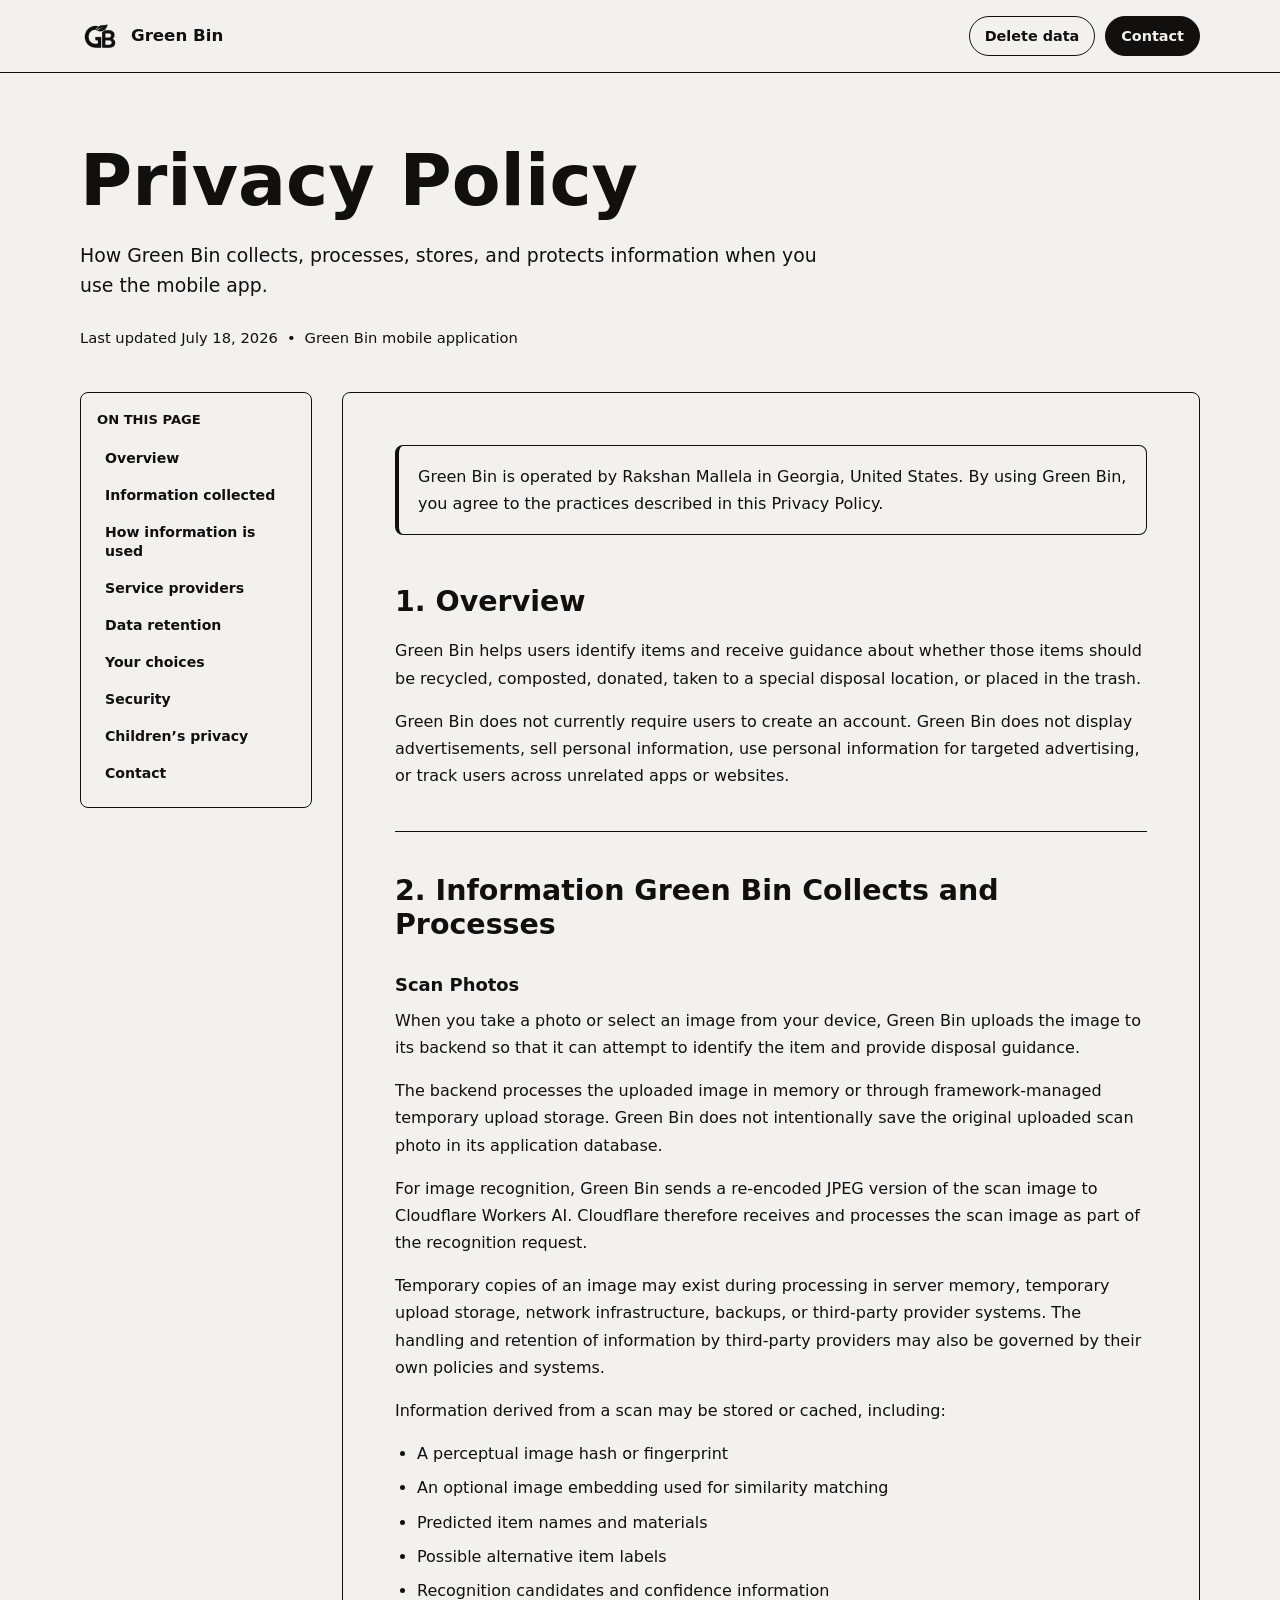
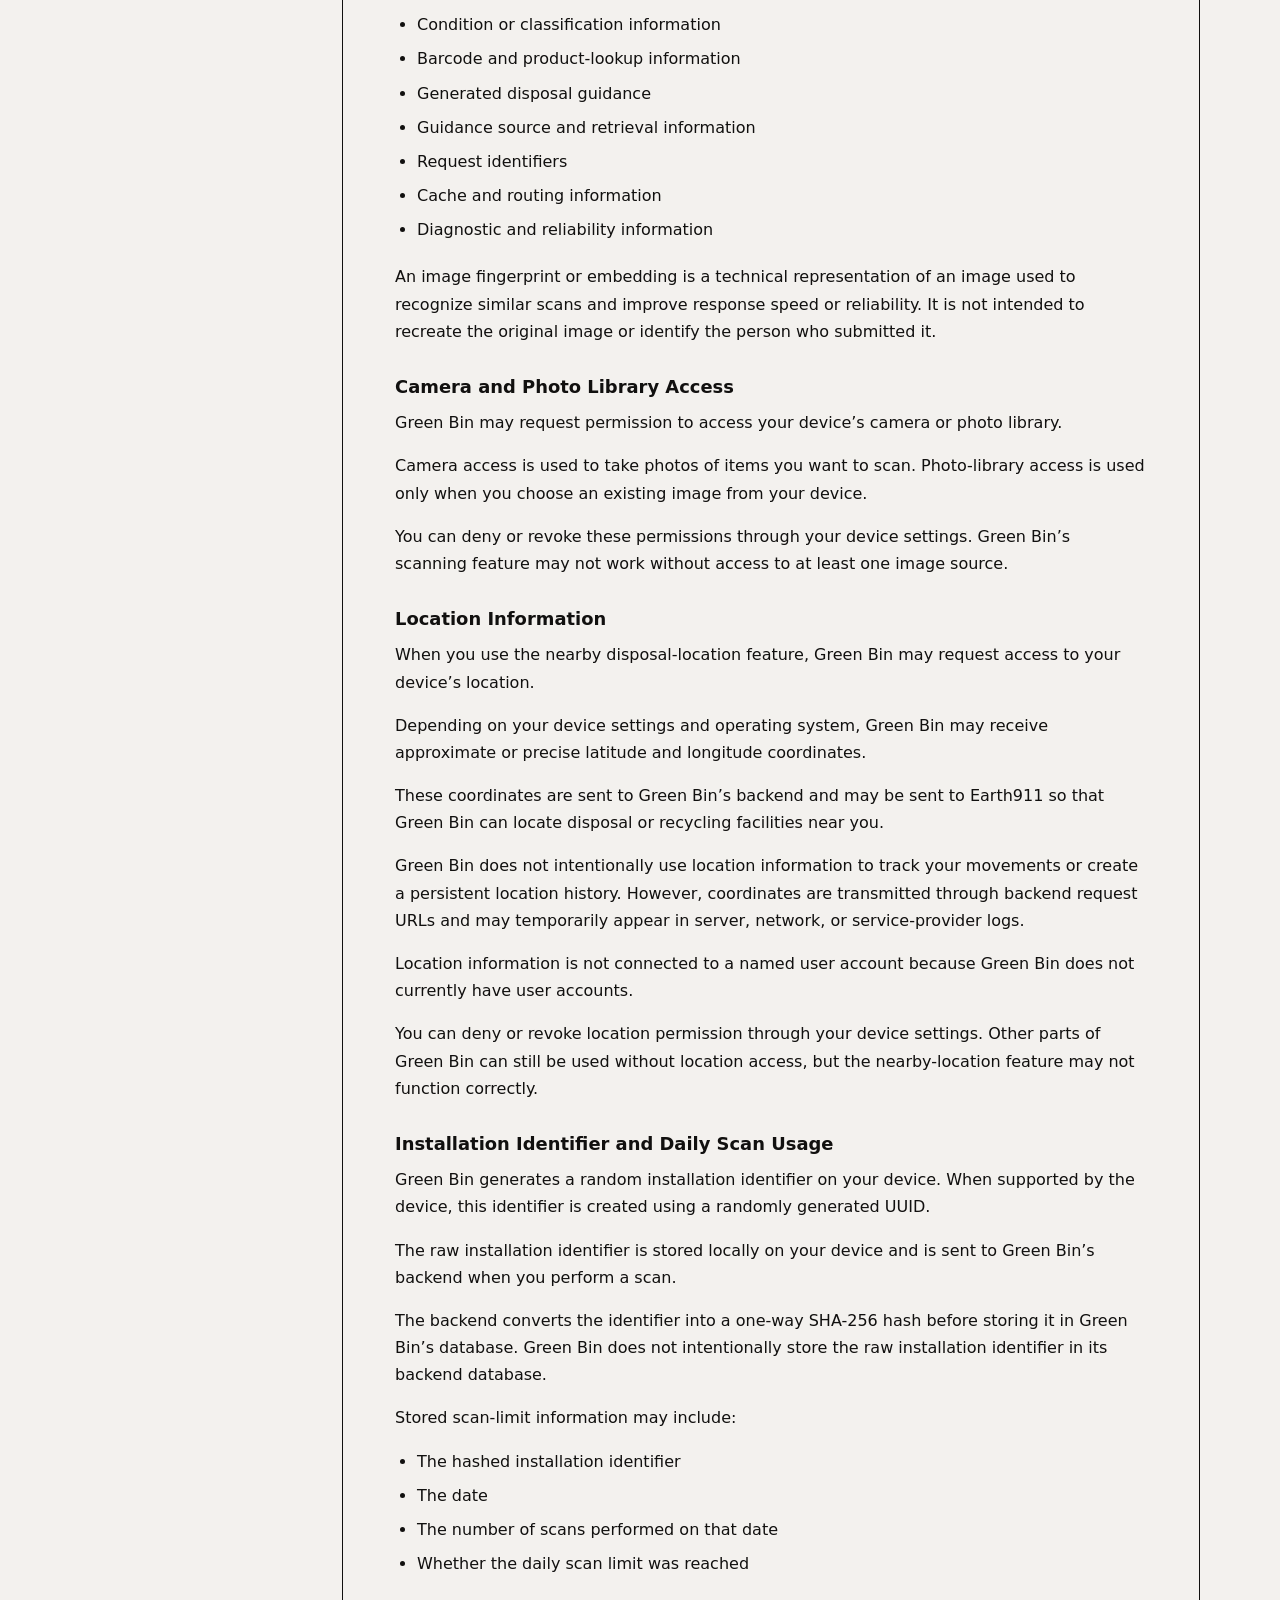
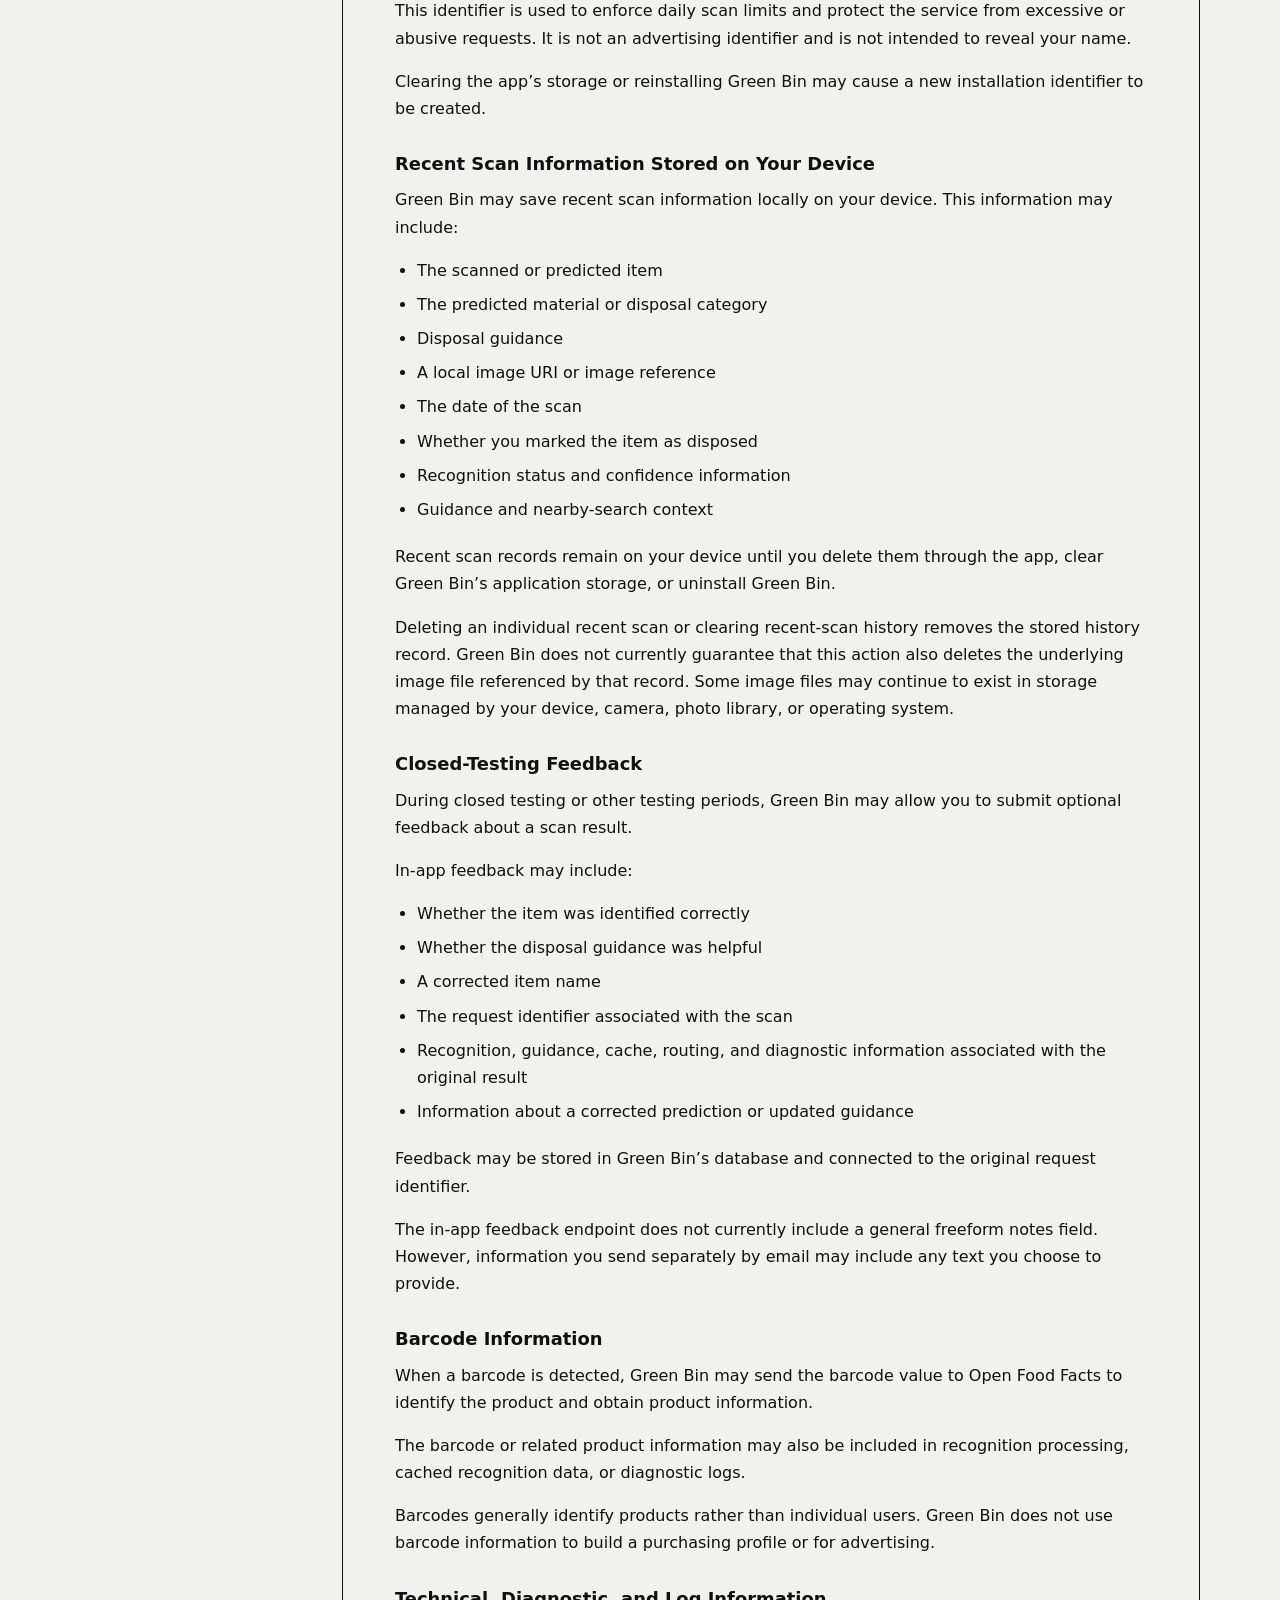
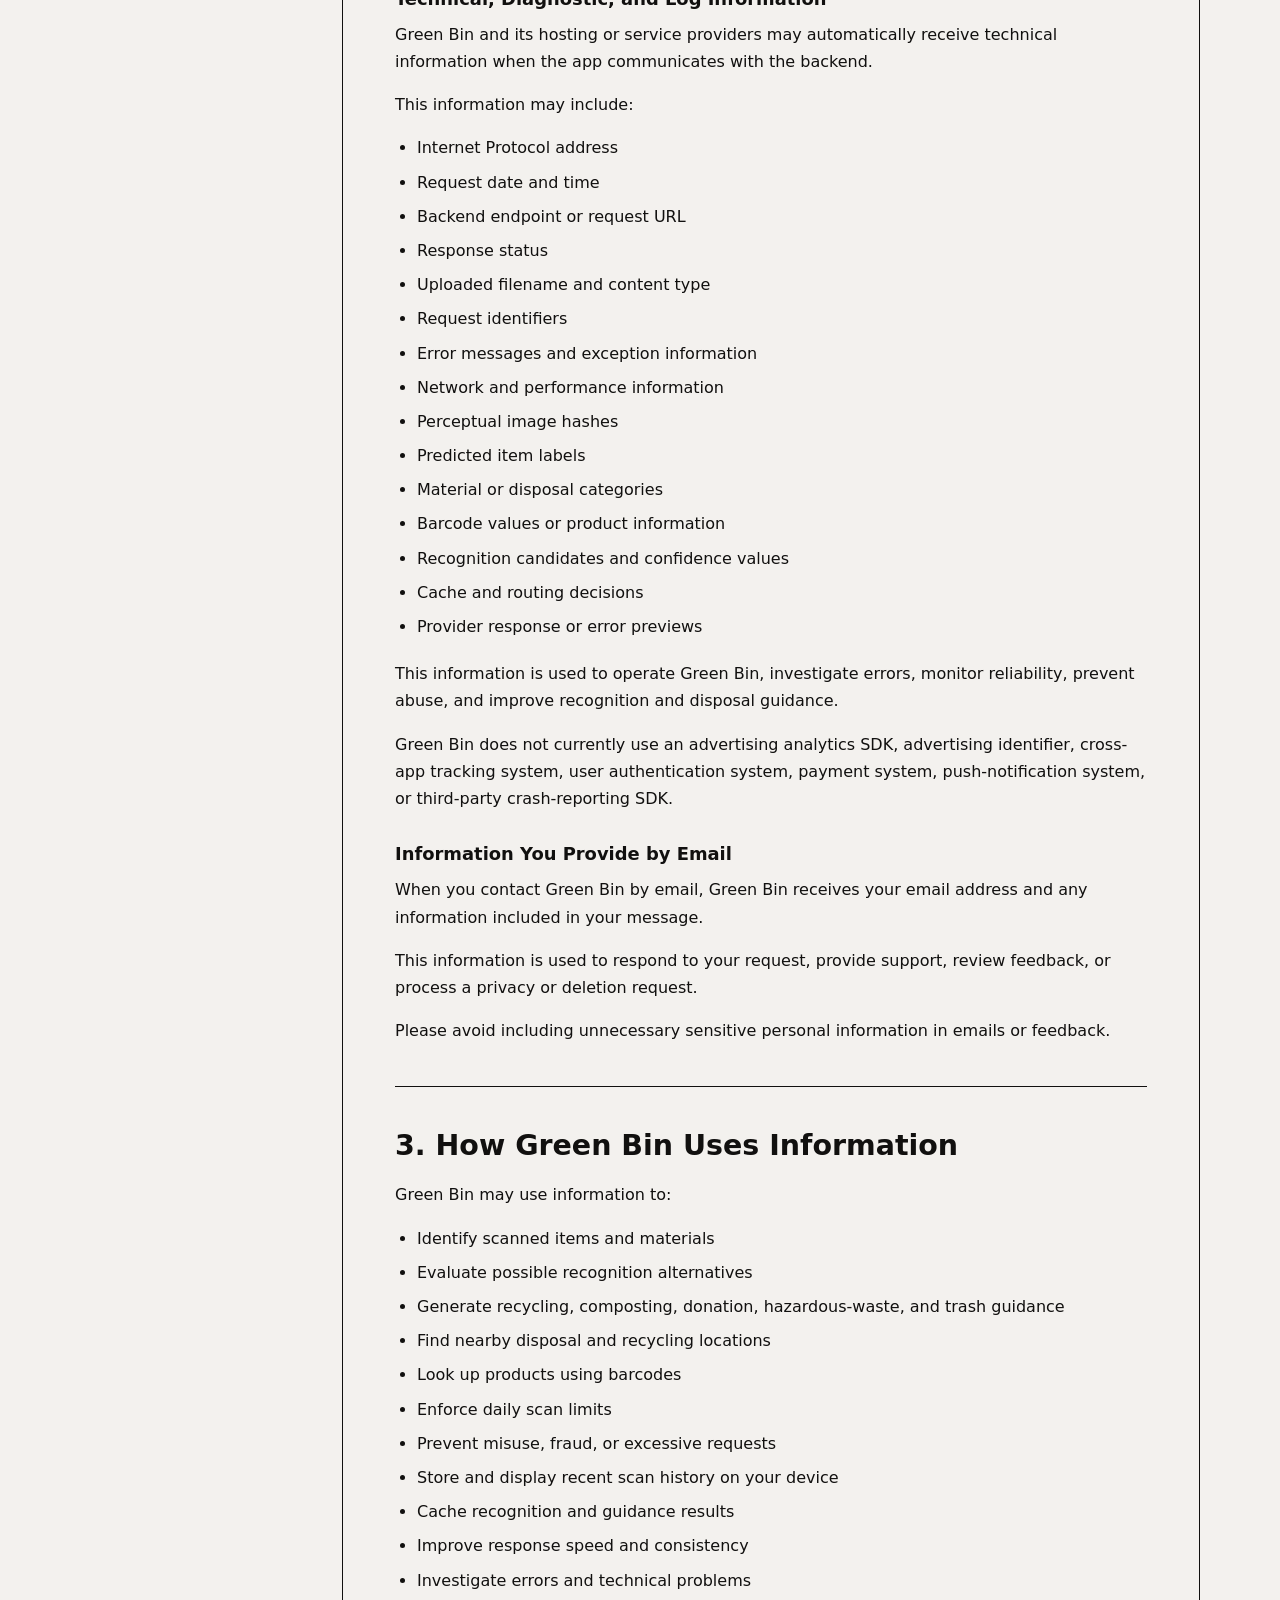
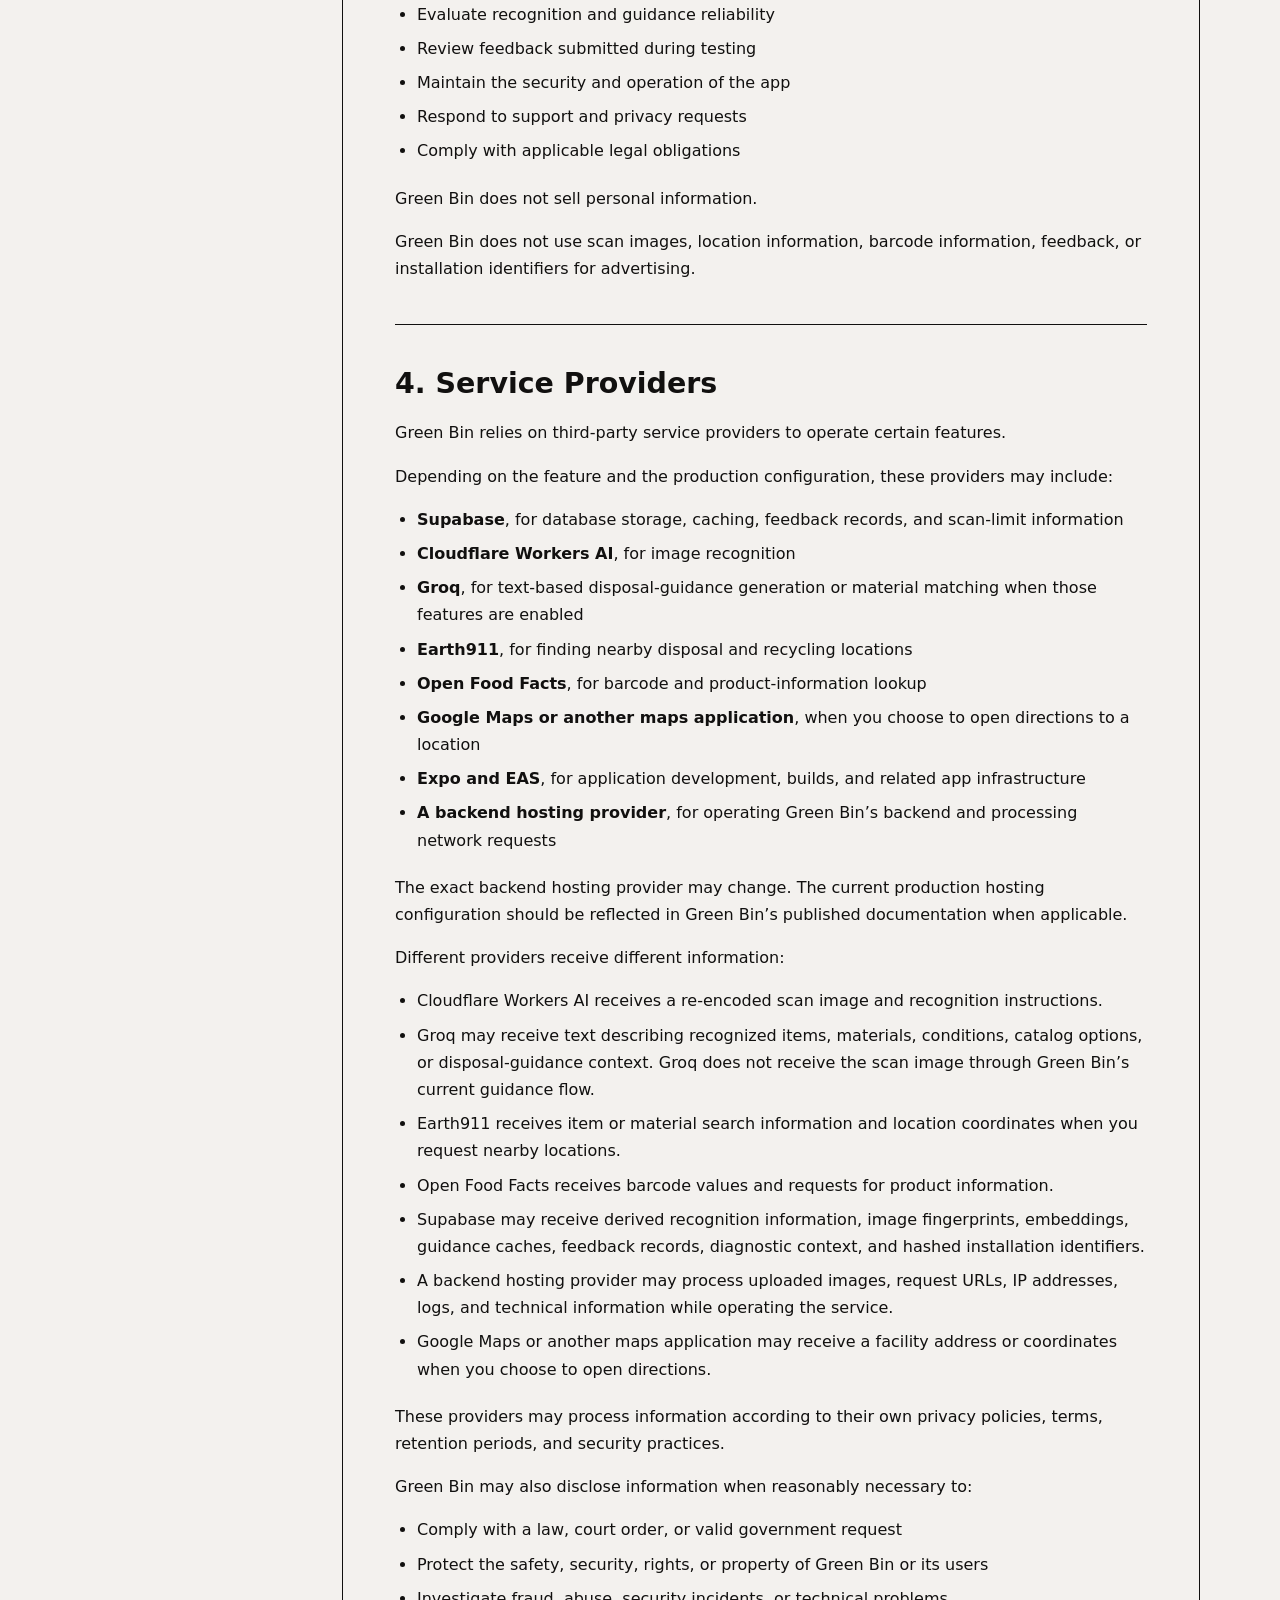
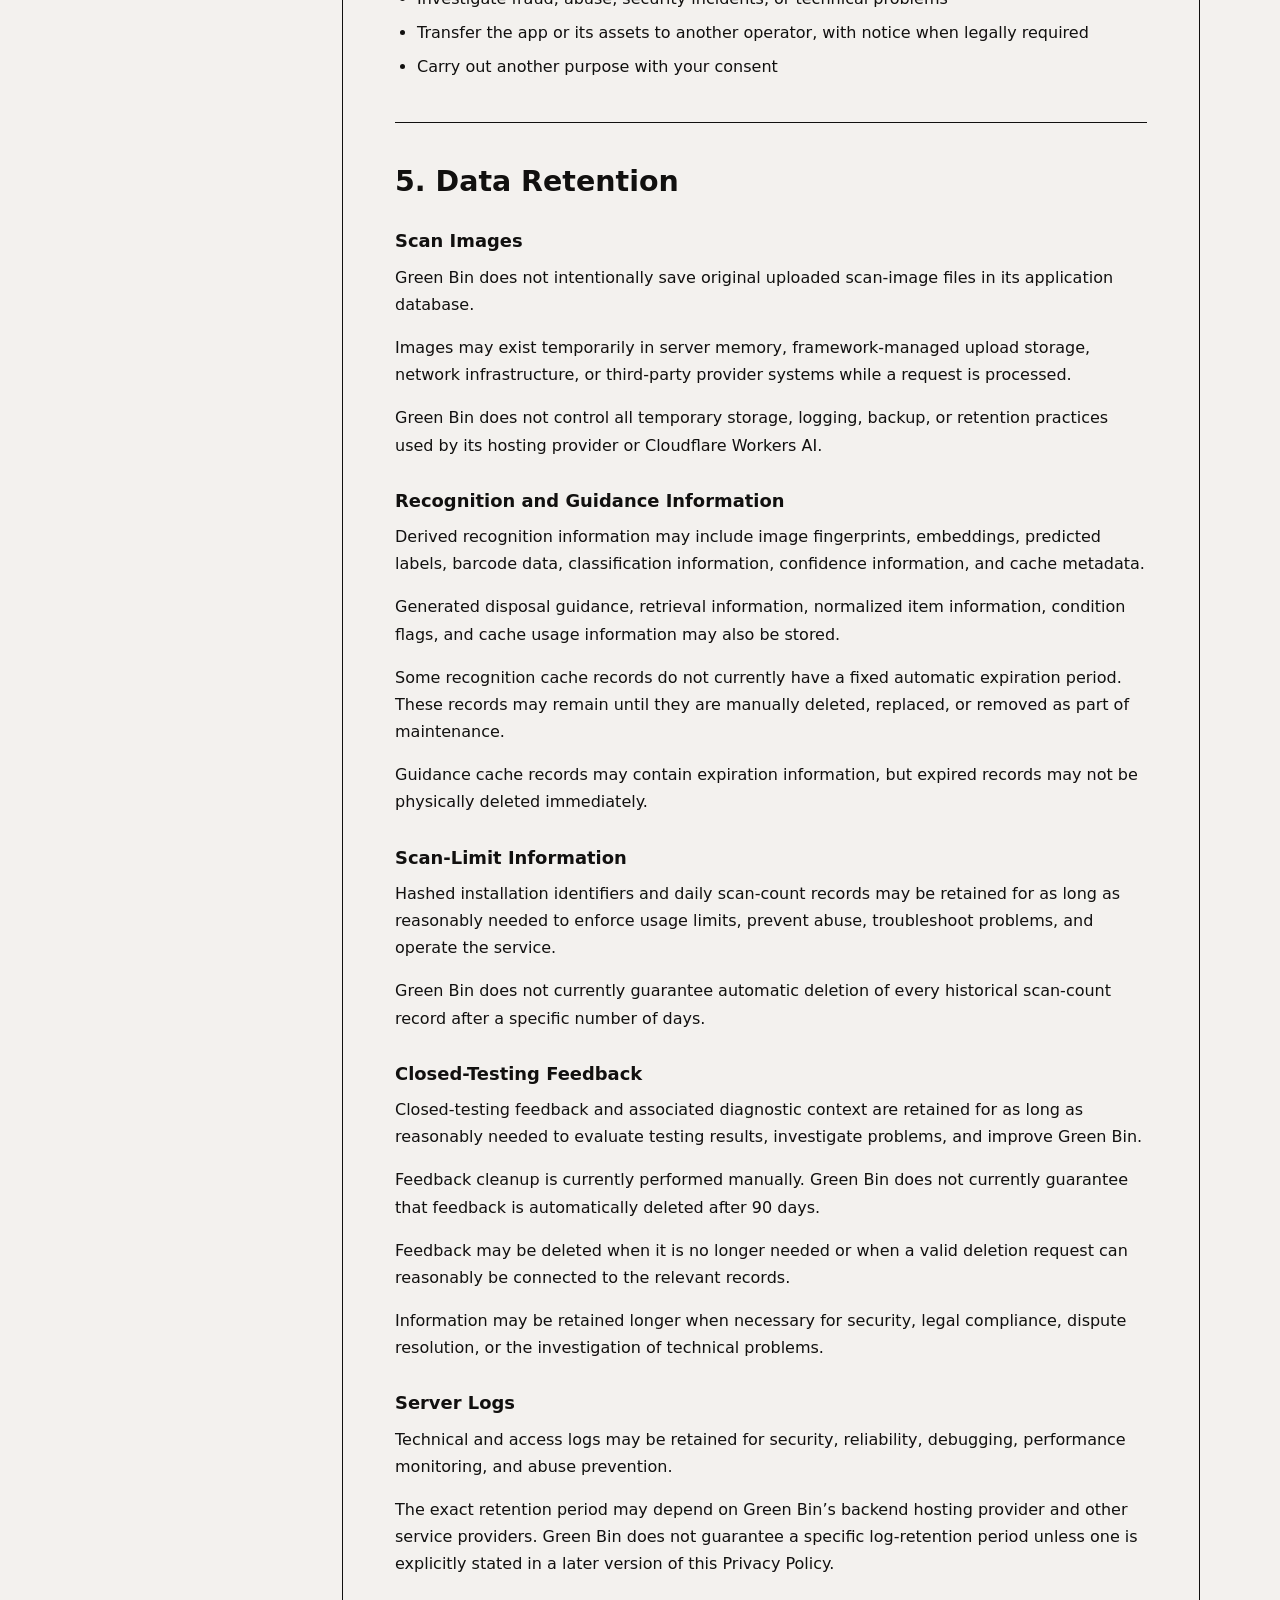
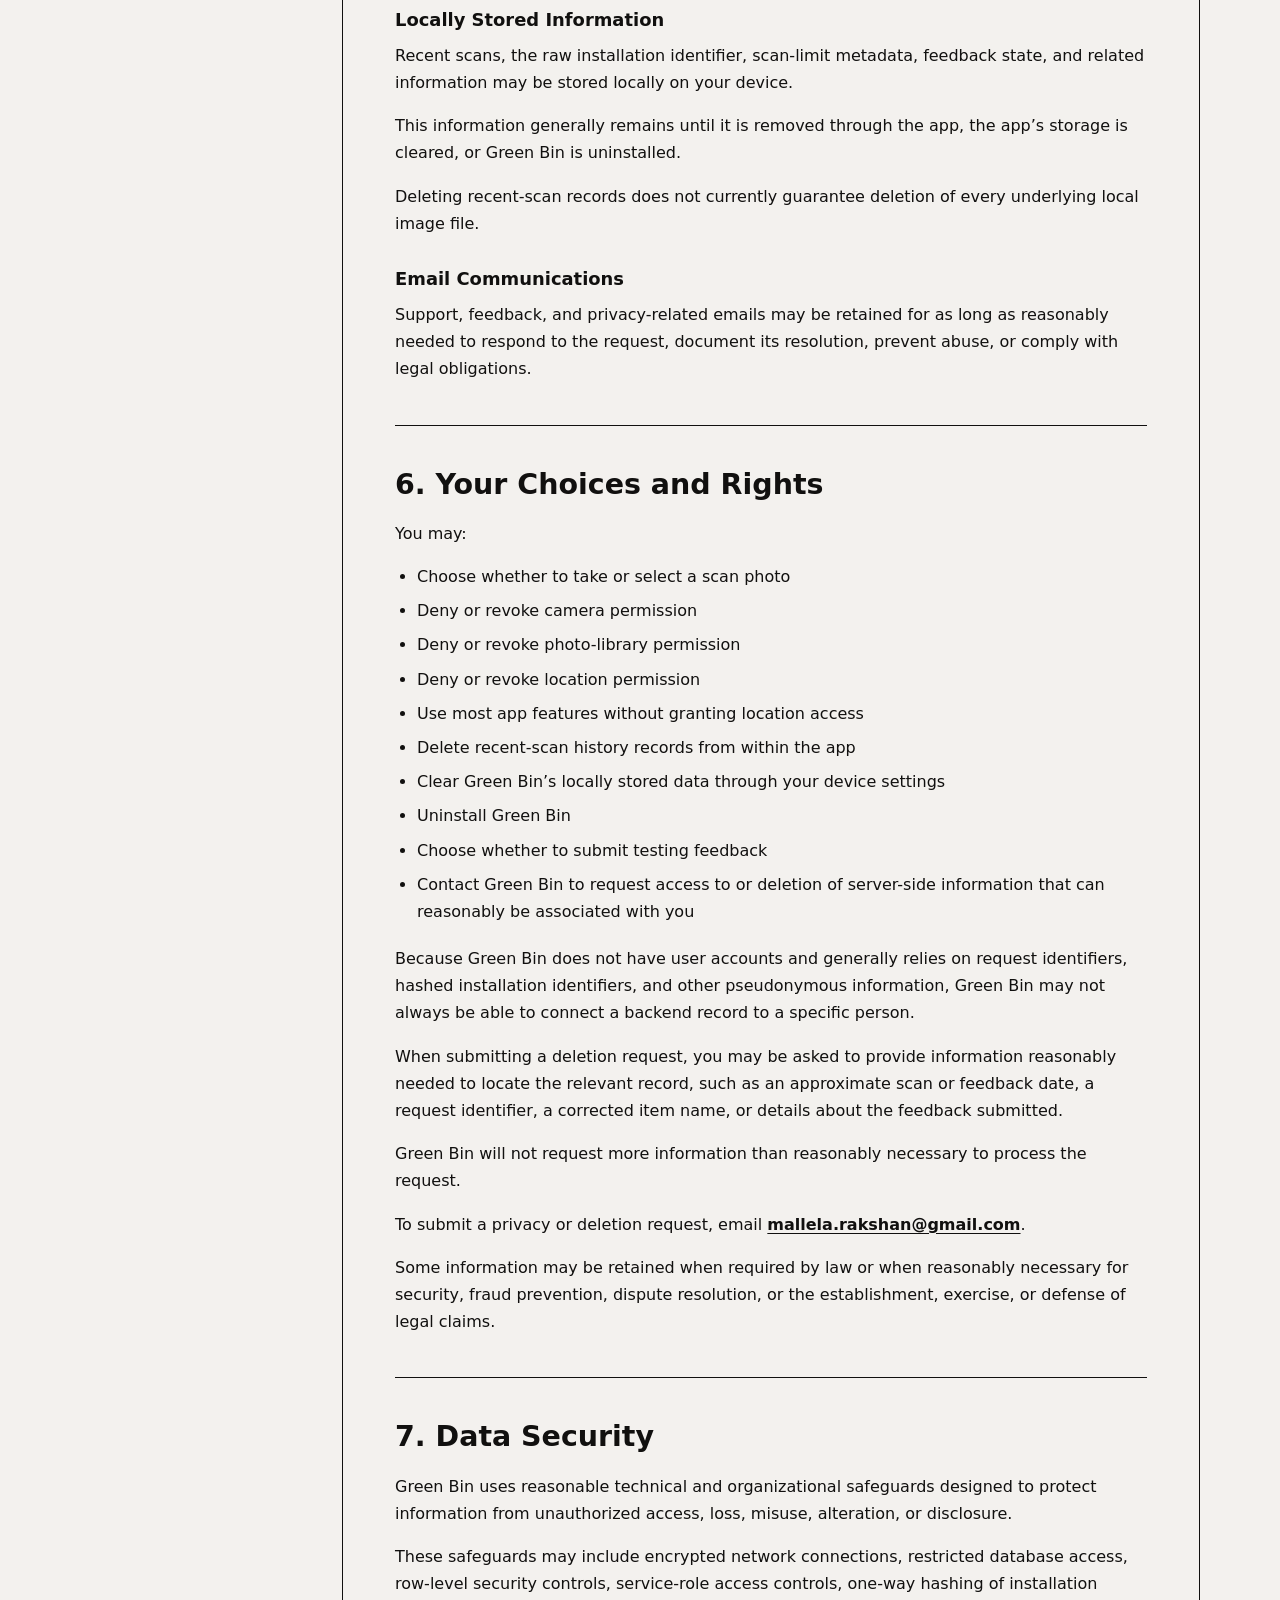
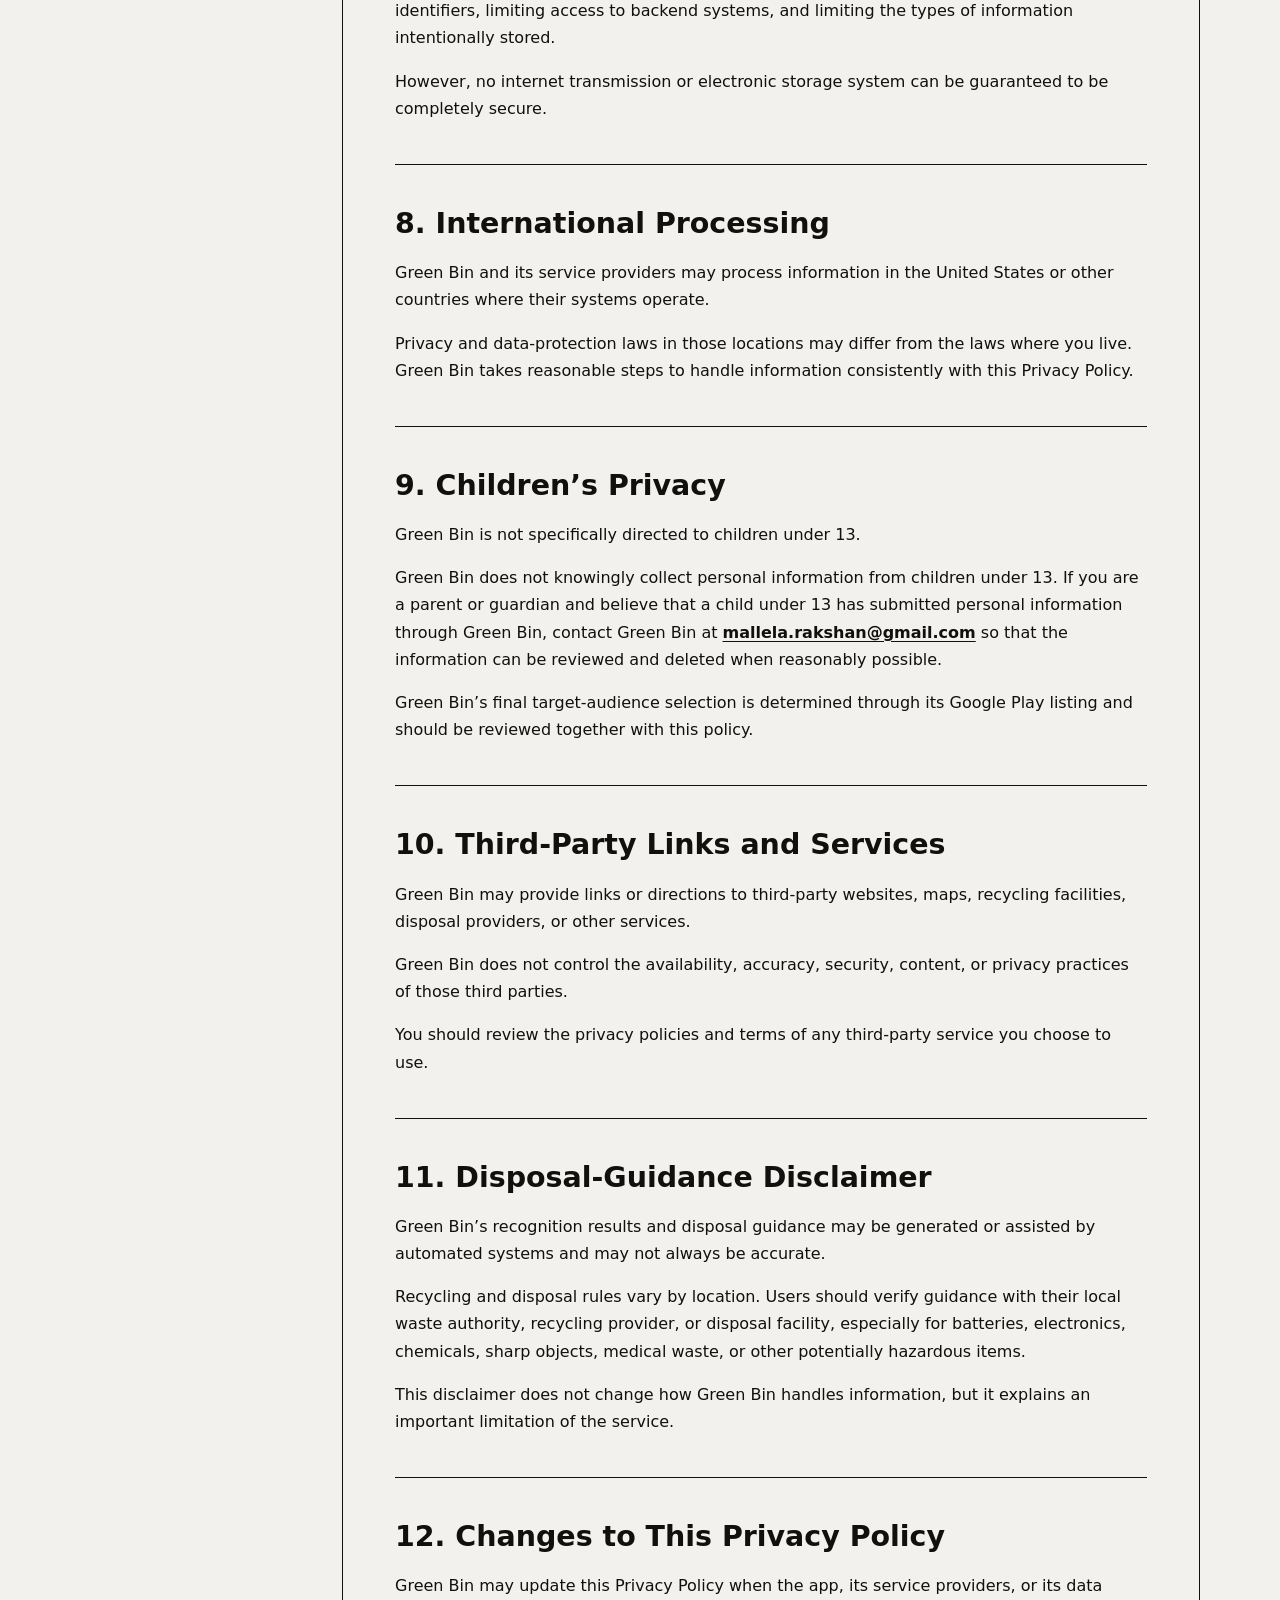
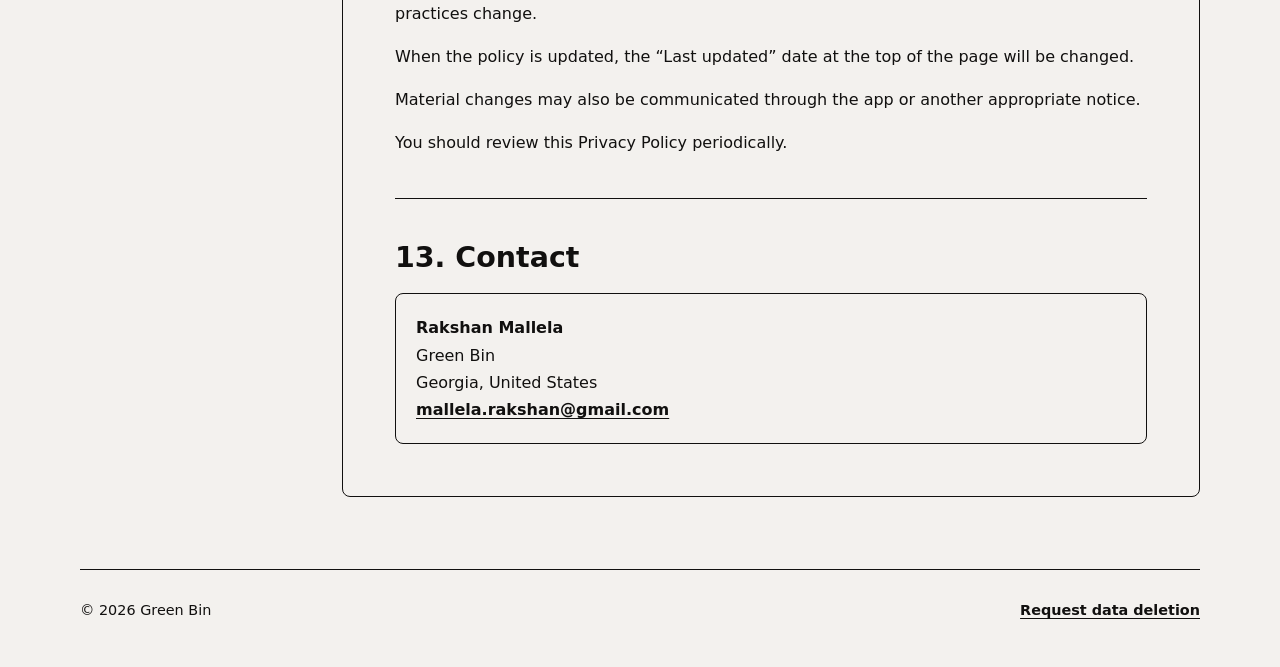
<file: index.html>
<!doctype html>
<html lang="en">
<head>
  <meta charset="utf-8">
  <meta name="viewport" content="width=device-width, initial-scale=1">
  <meta name="description" content="Privacy Policy for the Green Bin mobile application.">
  <meta name="theme-color" content="#F3F1EE">
  <meta property="og:title" content="Green Bin Privacy Policy">
  <meta property="og:description" content="Learn how Green Bin handles scan images, location, feedback, and other app data.">
  <meta property="og:type" content="website">
  <title>Privacy Policy | Green Bin</title>
  <link rel="icon" type="image/png" href="icon.png">
  <link rel="apple-touch-icon" href="icon.png">
  <link rel="stylesheet" href="/styles.css">
  <link rel="stylesheet" href="./styles.css">
</head>
<body>
  <header class="site-header">
    <div class="header-inner">
      <a class="brand" href="#top" aria-label="Green Bin home">
        <img class="brand-logo" src="icon.png" alt="" width="40" height="40" aria-hidden="true">
        <span>Green Bin</span>
      </a>
      <nav class="header-actions" aria-label="Legal links">
        <a class="nav-link" href="delete-data.html">Delete data</a>
        <a class="contact-link" href="mailto:mallela.rakshan@gmail.com">Contact</a>
      </nav>
    </div>
  </header>

  <main id="top">
    <section class="hero">
      <h1>Privacy Policy</h1>
      <p class="intro">How Green Bin collects, processes, stores, and protects information when you use the mobile app.</p>
      <div class="meta">
        <span>Last updated July 18, 2026</span>
        <span class="dot" aria-hidden="true">•</span>
        <span>Green Bin mobile application</span>
      </div>
    </section>

    <div class="content-layout">
      <aside class="toc" aria-label="Table of contents">
        <div class="toc-title">On this page</div>
        <nav>
          <a href="#section-1">Overview</a>
          <a href="#section-2">Information collected</a>
          <a href="#section-3">How information is used</a>
          <a href="#section-4">Service providers</a>
          <a href="#section-5">Data retention</a>
          <a href="#section-6">Your choices</a>
          <a href="#section-7">Security</a>
          <a href="#section-9">Children’s privacy</a>
          <a href="#section-13">Contact</a>
        </nav>
      </aside>

      <article class="policy">
        <div class="notice">
          Green Bin is operated by Rakshan Mallela in Georgia, United States. By using Green Bin, you agree to the practices described in this Privacy Policy.
        </div>
        <section id="section-1"><h2>1. Overview</h2><p>Green Bin helps users identify items and receive guidance about whether those items should be recycled, composted, donated, taken to a special disposal location, or placed in the trash.</p>
<p>Green Bin does not currently require users to create an account. Green Bin does not display advertisements, sell personal information, use personal information for targeted advertising, or track users across unrelated apps or websites.</p></section>
<section id="section-2"><h2>2. Information Green Bin Collects and Processes</h2><h3>Scan Photos</h3>
<p>When you take a photo or select an image from your device, Green Bin uploads the image to its backend so that it can attempt to identify the item and provide disposal guidance.</p>
<p>The backend processes the uploaded image in memory or through framework-managed temporary upload storage. Green Bin does not intentionally save the original uploaded scan photo in its application database.</p>
<p>For image recognition, Green Bin sends a re-encoded JPEG version of the scan image to Cloudflare Workers AI. Cloudflare therefore receives and processes the scan image as part of the recognition request.</p>
<p>Temporary copies of an image may exist during processing in server memory, temporary upload storage, network infrastructure, backups, or third-party provider systems. The handling and retention of information by third-party providers may also be governed by their own policies and systems.</p>
<p>Information derived from a scan may be stored or cached, including:</p>
<ul>
  <li>A perceptual image hash or fingerprint</li>
  <li>An optional image embedding used for similarity matching</li>
  <li>Predicted item names and materials</li>
  <li>Possible alternative item labels</li>
  <li>Recognition candidates and confidence information</li>
  <li>Condition or classification information</li>
  <li>Barcode and product-lookup information</li>
  <li>Generated disposal guidance</li>
  <li>Guidance source and retrieval information</li>
  <li>Request identifiers</li>
  <li>Cache and routing information</li>
  <li>Diagnostic and reliability information</li>
</ul>
<p>An image fingerprint or embedding is a technical representation of an image used to recognize similar scans and improve response speed or reliability. It is not intended to recreate the original image or identify the person who submitted it.</p>

<h3>Camera and Photo Library Access</h3>
<p>Green Bin may request permission to access your device’s camera or photo library.</p>
<p>Camera access is used to take photos of items you want to scan. Photo-library access is used only when you choose an existing image from your device.</p>
<p>You can deny or revoke these permissions through your device settings. Green Bin’s scanning feature may not work without access to at least one image source.</p>

<h3>Location Information</h3>
<p>When you use the nearby disposal-location feature, Green Bin may request access to your device’s location.</p>
<p>Depending on your device settings and operating system, Green Bin may receive approximate or precise latitude and longitude coordinates.</p>
<p>These coordinates are sent to Green Bin’s backend and may be sent to Earth911 so that Green Bin can locate disposal or recycling facilities near you.</p>
<p>Green Bin does not intentionally use location information to track your movements or create a persistent location history. However, coordinates are transmitted through backend request URLs and may temporarily appear in server, network, or service-provider logs.</p>
<p>Location information is not connected to a named user account because Green Bin does not currently have user accounts.</p>
<p>You can deny or revoke location permission through your device settings. Other parts of Green Bin can still be used without location access, but the nearby-location feature may not function correctly.</p>

<h3>Installation Identifier and Daily Scan Usage</h3>
<p>Green Bin generates a random installation identifier on your device. When supported by the device, this identifier is created using a randomly generated UUID.</p>
<p>The raw installation identifier is stored locally on your device and is sent to Green Bin’s backend when you perform a scan.</p>
<p>The backend converts the identifier into a one-way SHA-256 hash before storing it in Green Bin’s database. Green Bin does not intentionally store the raw installation identifier in its backend database.</p>
<p>Stored scan-limit information may include:</p>
<ul>
  <li>The hashed installation identifier</li>
  <li>The date</li>
  <li>The number of scans performed on that date</li>
  <li>Whether the daily scan limit was reached</li>
</ul>
<p>This identifier is used to enforce daily scan limits and protect the service from excessive or abusive requests. It is not an advertising identifier and is not intended to reveal your name.</p>
<p>Clearing the app’s storage or reinstalling Green Bin may cause a new installation identifier to be created.</p>

<h3>Recent Scan Information Stored on Your Device</h3>
<p>Green Bin may save recent scan information locally on your device. This information may include:</p>
<ul>
  <li>The scanned or predicted item</li>
  <li>The predicted material or disposal category</li>
  <li>Disposal guidance</li>
  <li>A local image URI or image reference</li>
  <li>The date of the scan</li>
  <li>Whether you marked the item as disposed</li>
  <li>Recognition status and confidence information</li>
  <li>Guidance and nearby-search context</li>
</ul>
<p>Recent scan records remain on your device until you delete them through the app, clear Green Bin’s application storage, or uninstall Green Bin.</p>
<p>Deleting an individual recent scan or clearing recent-scan history removes the stored history record. Green Bin does not currently guarantee that this action also deletes the underlying image file referenced by that record. Some image files may continue to exist in storage managed by your device, camera, photo library, or operating system.</p>

<h3>Closed-Testing Feedback</h3>
<p>During closed testing or other testing periods, Green Bin may allow you to submit optional feedback about a scan result.</p>
<p>In-app feedback may include:</p>
<ul>
  <li>Whether the item was identified correctly</li>
  <li>Whether the disposal guidance was helpful</li>
  <li>A corrected item name</li>
  <li>The request identifier associated with the scan</li>
  <li>Recognition, guidance, cache, routing, and diagnostic information associated with the original result</li>
  <li>Information about a corrected prediction or updated guidance</li>
</ul>
<p>Feedback may be stored in Green Bin’s database and connected to the original request identifier.</p>
<p>The in-app feedback endpoint does not currently include a general freeform notes field. However, information you send separately by email may include any text you choose to provide.</p>

<h3>Barcode Information</h3>
<p>When a barcode is detected, Green Bin may send the barcode value to Open Food Facts to identify the product and obtain product information.</p>
<p>The barcode or related product information may also be included in recognition processing, cached recognition data, or diagnostic logs.</p>
<p>Barcodes generally identify products rather than individual users. Green Bin does not use barcode information to build a purchasing profile or for advertising.</p>

<h3>Technical, Diagnostic, and Log Information</h3>
<p>Green Bin and its hosting or service providers may automatically receive technical information when the app communicates with the backend.</p>
<p>This information may include:</p>
<ul>
  <li>Internet Protocol address</li>
  <li>Request date and time</li>
  <li>Backend endpoint or request URL</li>
  <li>Response status</li>
  <li>Uploaded filename and content type</li>
  <li>Request identifiers</li>
  <li>Error messages and exception information</li>
  <li>Network and performance information</li>
  <li>Perceptual image hashes</li>
  <li>Predicted item labels</li>
  <li>Material or disposal categories</li>
  <li>Barcode values or product information</li>
  <li>Recognition candidates and confidence values</li>
  <li>Cache and routing decisions</li>
  <li>Provider response or error previews</li>
</ul>
<p>This information is used to operate Green Bin, investigate errors, monitor reliability, prevent abuse, and improve recognition and disposal guidance.</p>
<p>Green Bin does not currently use an advertising analytics SDK, advertising identifier, cross-app tracking system, user authentication system, payment system, push-notification system, or third-party crash-reporting SDK.</p>

<h3>Information You Provide by Email</h3>
<p>When you contact Green Bin by email, Green Bin receives your email address and any information included in your message.</p>
<p>This information is used to respond to your request, provide support, review feedback, or process a privacy or deletion request.</p>
<p>Please avoid including unnecessary sensitive personal information in emails or feedback.</p></section>
<section id="section-3"><h2>3. How Green Bin Uses Information</h2><p>Green Bin may use information to:</p>
<ul>
  <li>Identify scanned items and materials</li>
  <li>Evaluate possible recognition alternatives</li>
  <li>Generate recycling, composting, donation, hazardous-waste, and trash guidance</li>
  <li>Find nearby disposal and recycling locations</li>
  <li>Look up products using barcodes</li>
  <li>Enforce daily scan limits</li>
  <li>Prevent misuse, fraud, or excessive requests</li>
  <li>Store and display recent scan history on your device</li>
  <li>Cache recognition and guidance results</li>
  <li>Improve response speed and consistency</li>
  <li>Investigate errors and technical problems</li>
  <li>Evaluate recognition and guidance reliability</li>
  <li>Review feedback submitted during testing</li>
  <li>Maintain the security and operation of the app</li>
  <li>Respond to support and privacy requests</li>
  <li>Comply with applicable legal obligations</li>
</ul>
<p>Green Bin does not sell personal information.</p>
<p>Green Bin does not use scan images, location information, barcode information, feedback, or installation identifiers for advertising.</p></section>
<section id="section-4"><h2>4. Service Providers</h2><p>Green Bin relies on third-party service providers to operate certain features.</p>
<p>Depending on the feature and the production configuration, these providers may include:</p>
<ul>
  <li><strong>Supabase</strong>, for database storage, caching, feedback records, and scan-limit information</li>
  <li><strong>Cloudflare Workers AI</strong>, for image recognition</li>
  <li><strong>Groq</strong>, for text-based disposal-guidance generation or material matching when those features are enabled</li>
  <li><strong>Earth911</strong>, for finding nearby disposal and recycling locations</li>
  <li><strong>Open Food Facts</strong>, for barcode and product-information lookup</li>
  <li><strong>Google Maps or another maps application</strong>, when you choose to open directions to a location</li>
  <li><strong>Expo and EAS</strong>, for application development, builds, and related app infrastructure</li>
  <li><strong>A backend hosting provider</strong>, for operating Green Bin’s backend and processing network requests</li>
</ul>
<p>The exact backend hosting provider may change. The current production hosting configuration should be reflected in Green Bin’s published documentation when applicable.</p>
<p>Different providers receive different information:</p>
<ul>
  <li>Cloudflare Workers AI receives a re-encoded scan image and recognition instructions.</li>
  <li>Groq may receive text describing recognized items, materials, conditions, catalog options, or disposal-guidance context. Groq does not receive the scan image through Green Bin’s current guidance flow.</li>
  <li>Earth911 receives item or material search information and location coordinates when you request nearby locations.</li>
  <li>Open Food Facts receives barcode values and requests for product information.</li>
  <li>Supabase may receive derived recognition information, image fingerprints, embeddings, guidance caches, feedback records, diagnostic context, and hashed installation identifiers.</li>
  <li>A backend hosting provider may process uploaded images, request URLs, IP addresses, logs, and technical information while operating the service.</li>
  <li>Google Maps or another maps application may receive a facility address or coordinates when you choose to open directions.</li>
</ul>
<p>These providers may process information according to their own privacy policies, terms, retention periods, and security practices.</p>
<p>Green Bin may also disclose information when reasonably necessary to:</p>
<ul>
  <li>Comply with a law, court order, or valid government request</li>
  <li>Protect the safety, security, rights, or property of Green Bin or its users</li>
  <li>Investigate fraud, abuse, security incidents, or technical problems</li>
  <li>Transfer the app or its assets to another operator, with notice when legally required</li>
  <li>Carry out another purpose with your consent</li>
</ul></section>
<section id="section-5"><h2>5. Data Retention</h2><h3>Scan Images</h3>
<p>Green Bin does not intentionally save original uploaded scan-image files in its application database.</p>
<p>Images may exist temporarily in server memory, framework-managed upload storage, network infrastructure, or third-party provider systems while a request is processed.</p>
<p>Green Bin does not control all temporary storage, logging, backup, or retention practices used by its hosting provider or Cloudflare Workers AI.</p>

<h3>Recognition and Guidance Information</h3>
<p>Derived recognition information may include image fingerprints, embeddings, predicted labels, barcode data, classification information, confidence information, and cache metadata.</p>
<p>Generated disposal guidance, retrieval information, normalized item information, condition flags, and cache usage information may also be stored.</p>
<p>Some recognition cache records do not currently have a fixed automatic expiration period. These records may remain until they are manually deleted, replaced, or removed as part of maintenance.</p>
<p>Guidance cache records may contain expiration information, but expired records may not be physically deleted immediately.</p>

<h3>Scan-Limit Information</h3>
<p>Hashed installation identifiers and daily scan-count records may be retained for as long as reasonably needed to enforce usage limits, prevent abuse, troubleshoot problems, and operate the service.</p>
<p>Green Bin does not currently guarantee automatic deletion of every historical scan-count record after a specific number of days.</p>

<h3>Closed-Testing Feedback</h3>
<p>Closed-testing feedback and associated diagnostic context are retained for as long as reasonably needed to evaluate testing results, investigate problems, and improve Green Bin.</p>
<p>Feedback cleanup is currently performed manually. Green Bin does not currently guarantee that feedback is automatically deleted after 90 days.</p>
<p>Feedback may be deleted when it is no longer needed or when a valid deletion request can reasonably be connected to the relevant records.</p>
<p>Information may be retained longer when necessary for security, legal compliance, dispute resolution, or the investigation of technical problems.</p>

<h3>Server Logs</h3>
<p>Technical and access logs may be retained for security, reliability, debugging, performance monitoring, and abuse prevention.</p>
<p>The exact retention period may depend on Green Bin’s backend hosting provider and other service providers. Green Bin does not guarantee a specific log-retention period unless one is explicitly stated in a later version of this Privacy Policy.</p>

<h3>Locally Stored Information</h3>
<p>Recent scans, the raw installation identifier, scan-limit metadata, feedback state, and related information may be stored locally on your device.</p>
<p>This information generally remains until it is removed through the app, the app’s storage is cleared, or Green Bin is uninstalled.</p>
<p>Deleting recent-scan records does not currently guarantee deletion of every underlying local image file.</p>

<h3>Email Communications</h3>
<p>Support, feedback, and privacy-related emails may be retained for as long as reasonably needed to respond to the request, document its resolution, prevent abuse, or comply with legal obligations.</p></section>
<section id="section-6"><h2>6. Your Choices and Rights</h2><p>You may:</p>
<ul>
  <li>Choose whether to take or select a scan photo</li>
  <li>Deny or revoke camera permission</li>
  <li>Deny or revoke photo-library permission</li>
  <li>Deny or revoke location permission</li>
  <li>Use most app features without granting location access</li>
  <li>Delete recent-scan history records from within the app</li>
  <li>Clear Green Bin’s locally stored data through your device settings</li>
  <li>Uninstall Green Bin</li>
  <li>Choose whether to submit testing feedback</li>
  <li>Contact Green Bin to request access to or deletion of server-side information that can reasonably be associated with you</li>
</ul>
<p>Because Green Bin does not have user accounts and generally relies on request identifiers, hashed installation identifiers, and other pseudonymous information, Green Bin may not always be able to connect a backend record to a specific person.</p>
<p>When submitting a deletion request, you may be asked to provide information reasonably needed to locate the relevant record, such as an approximate scan or feedback date, a request identifier, a corrected item name, or details about the feedback submitted.</p>
<p>Green Bin will not request more information than reasonably necessary to process the request.</p>
<p>To submit a privacy or deletion request, email <a href="mailto:mallela.rakshan@gmail.com">mallela.rakshan@gmail.com</a>.</p>
<p>Some information may be retained when required by law or when reasonably necessary for security, fraud prevention, dispute resolution, or the establishment, exercise, or defense of legal claims.</p></section>
<section id="section-7"><h2>7. Data Security</h2><p>Green Bin uses reasonable technical and organizational safeguards designed to protect information from unauthorized access, loss, misuse, alteration, or disclosure.</p>
<p>These safeguards may include encrypted network connections, restricted database access, row-level security controls, service-role access controls, one-way hashing of installation identifiers, limiting access to backend systems, and limiting the types of information intentionally stored.</p>
<p>However, no internet transmission or electronic storage system can be guaranteed to be completely secure.</p></section>
<section id="section-8"><h2>8. International Processing</h2><p>Green Bin and its service providers may process information in the United States or other countries where their systems operate.</p>
<p>Privacy and data-protection laws in those locations may differ from the laws where you live. Green Bin takes reasonable steps to handle information consistently with this Privacy Policy.</p></section>
<section id="section-9"><h2>9. Children’s Privacy</h2><p>Green Bin is not specifically directed to children under 13.</p>
<p>Green Bin does not knowingly collect personal information from children under 13. If you are a parent or guardian and believe that a child under 13 has submitted personal information through Green Bin, contact Green Bin at <a href="mailto:mallela.rakshan@gmail.com">mallela.rakshan@gmail.com</a> so that the information can be reviewed and deleted when reasonably possible.</p>
<p>Green Bin’s final target-audience selection is determined through its Google Play listing and should be reviewed together with this policy.</p></section>
<section id="section-10"><h2>10. Third-Party Links and Services</h2><p>Green Bin may provide links or directions to third-party websites, maps, recycling facilities, disposal providers, or other services.</p>
<p>Green Bin does not control the availability, accuracy, security, content, or privacy practices of those third parties.</p>
<p>You should review the privacy policies and terms of any third-party service you choose to use.</p></section>
<section id="section-11"><h2>11. Disposal-Guidance Disclaimer</h2><p>Green Bin’s recognition results and disposal guidance may be generated or assisted by automated systems and may not always be accurate.</p>
<p>Recycling and disposal rules vary by location. Users should verify guidance with their local waste authority, recycling provider, or disposal facility, especially for batteries, electronics, chemicals, sharp objects, medical waste, or other potentially hazardous items.</p>
<p>This disclaimer does not change how Green Bin handles information, but it explains an important limitation of the service.</p></section>
<section id="section-12"><h2>12. Changes to This Privacy Policy</h2><p>Green Bin may update this Privacy Policy when the app, its service providers, or its data practices change.</p>
<p>When the policy is updated, the “Last updated” date at the top of the page will be changed.</p>
<p>Material changes may also be communicated through the app or another appropriate notice.</p>
<p>You should review this Privacy Policy periodically.</p></section>
<section id="section-13"><h2>13. Contact</h2><div class="contact-card">
  <strong>Rakshan Mallela</strong><br>
  Green Bin<br>
  Georgia, United States<br>
  <a href="mailto:mallela.rakshan@gmail.com">mallela.rakshan@gmail.com</a>
</div></section>
      </article>
    </div>
  </main>

  <footer>
    <div>© 2026 Green Bin</div>
    <a href="delete-data.html">Request data deletion</a>
  </footer>
</body>
</html>
</file>
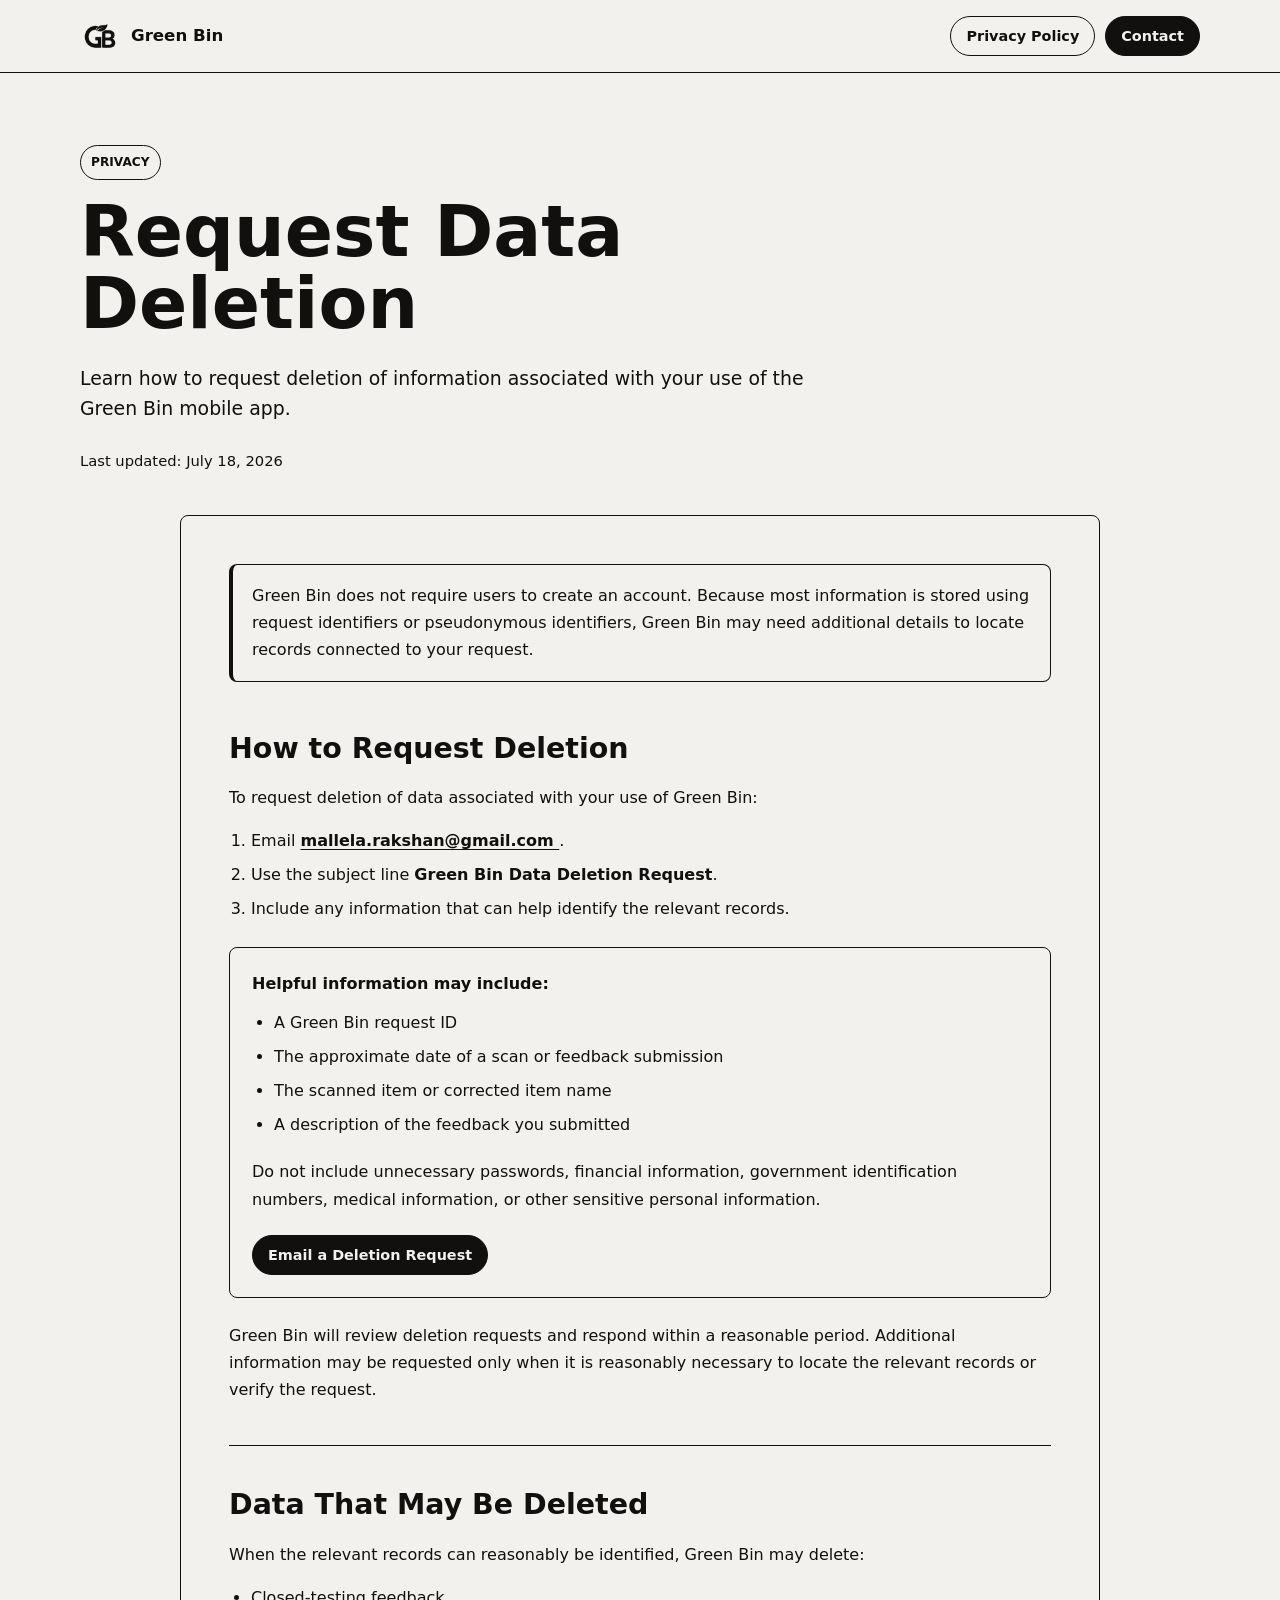
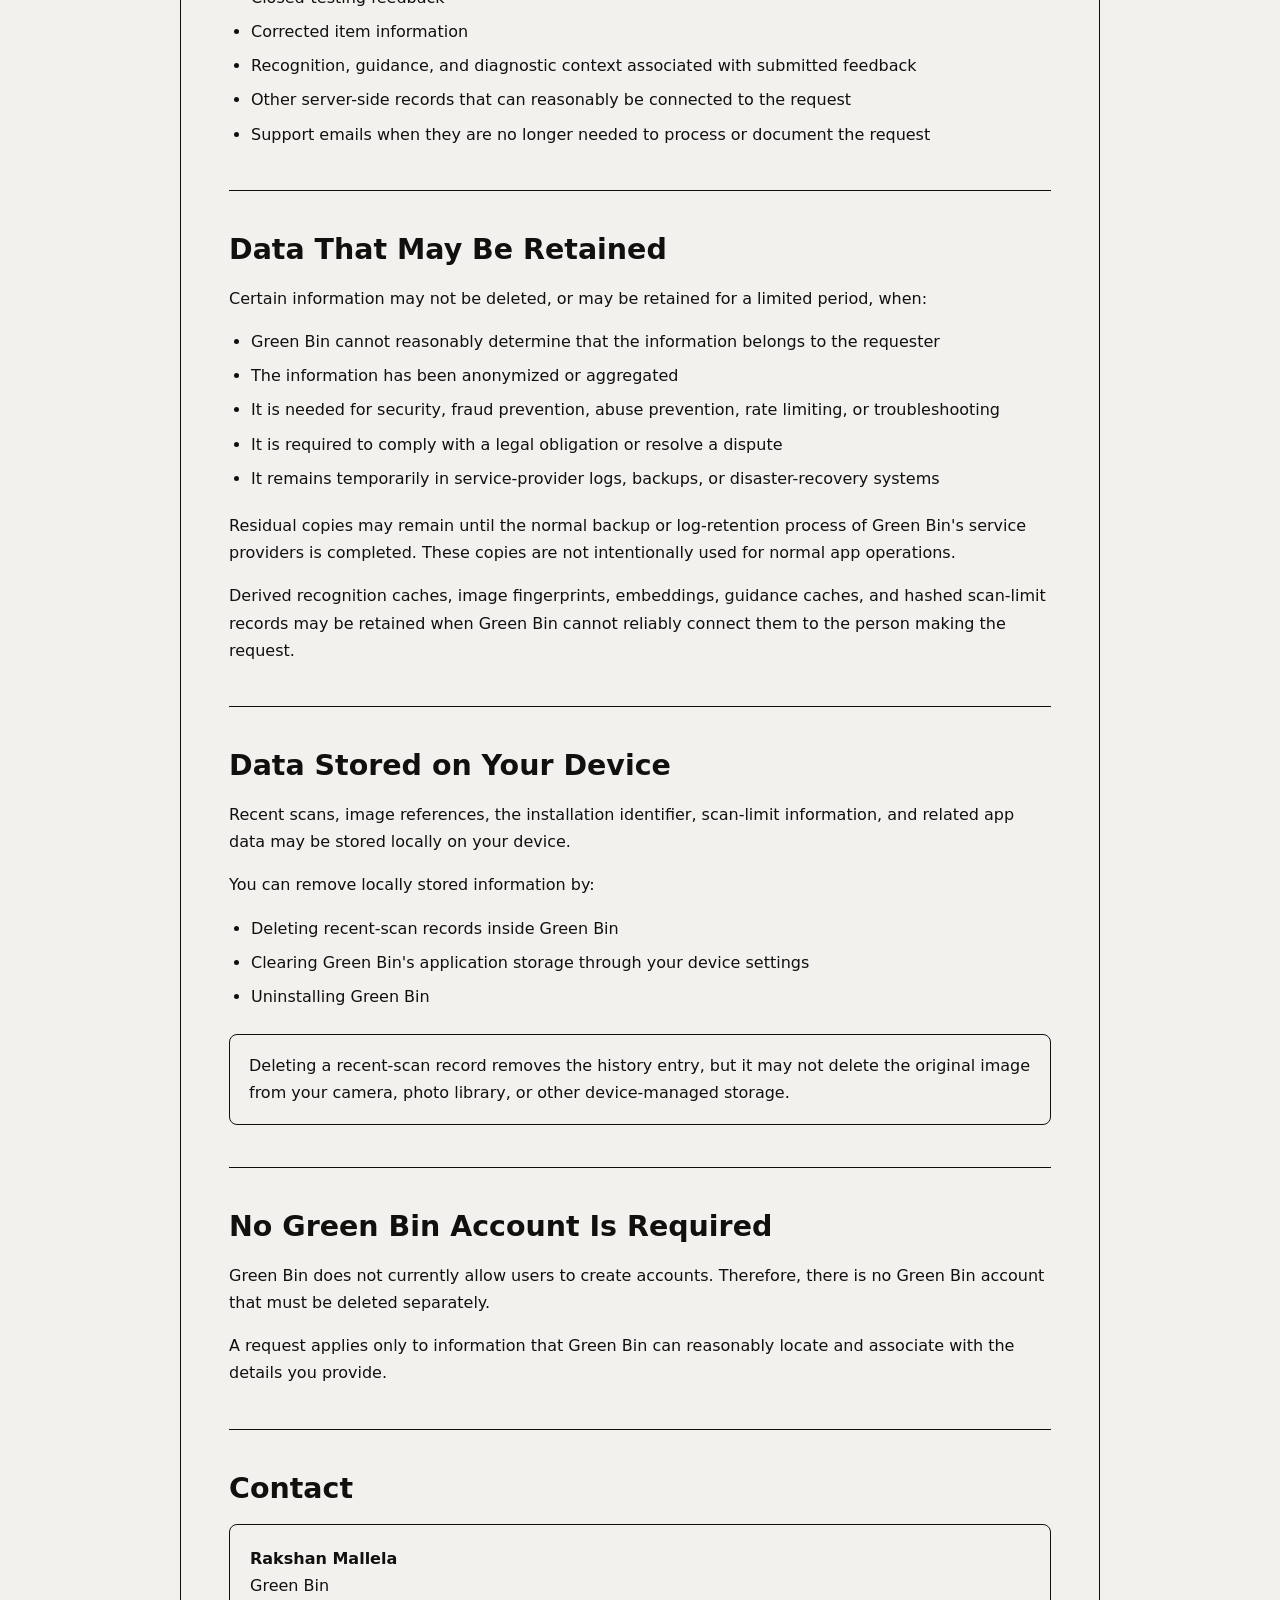
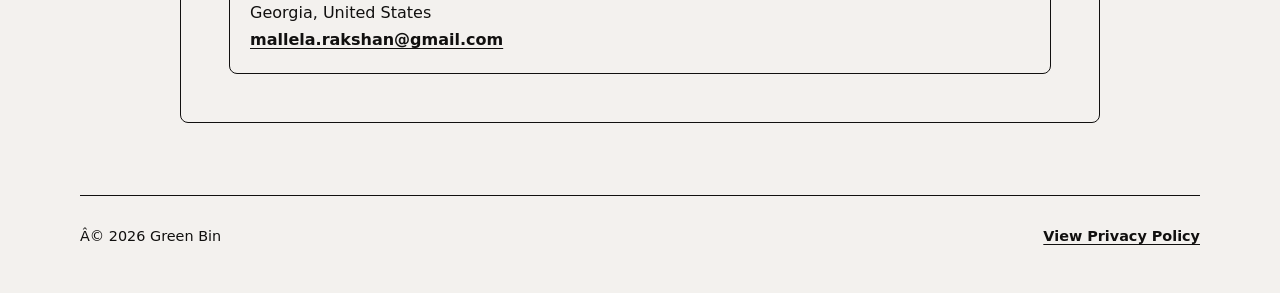
<file: delete-data.html>
<!doctype html>
<html lang="en">
<head>
  <meta charset="utf-8" />
  <meta
    name="viewport"
    content="width=device-width, initial-scale=1"
  />

  <meta
    name="description"
    content="Instructions for requesting deletion of data associated with the Green Bin mobile app."
  />

  <meta name="theme-color" content="#F3F1EE" />

  <title>Delete Your Data | Green Bin</title>

  <link rel="icon" type="image/png" href="icon.png" />
  <link rel="apple-touch-icon" href="icon.png" />
  <link rel="stylesheet" href="/styles.css" />
  <link rel="stylesheet" href="./styles.css" />
</head>

<body>
  <header class="site-header">
    <div class="header-inner">
      <a class="brand" href="index.html">
        <img class="brand-logo" src="icon.png" alt="" width="40" height="40" aria-hidden="true" />
        <span>Green Bin</span>
      </a>

      <nav class="header-actions" aria-label="Legal links">
        <a class="privacy-link" href="index.html">
          Privacy Policy
        </a>

        <a class="contact-link" href="mailto:mallela.rakshan@gmail.com">
          Contact
        </a>
      </nav>
    </div>
  </header>

  <main>
    <div class="hero">
      <div class="eyebrow">Privacy</div>

      <h1>Request Data Deletion</h1>

      <p class="intro">
        Learn how to request deletion of information associated with
        your use of the Green Bin mobile app.
      </p>

      <p class="updated">
        Last updated: July 18, 2026
      </p>
    </div>

    <article class="content-card">
      <div class="notice">
        Green Bin does not require users to create an account. Because
        most information is stored using request identifiers or
        pseudonymous identifiers, Green Bin may need additional details
        to locate records connected to your request.
      </div>

      <section>
        <h2>How to Request Deletion</h2>

        <p>
          To request deletion of data associated with your use of
          Green Bin:
        </p>

        <ol>
          <li>
            Email
            <a href="mailto:mallela.rakshan@gmail.com">
              mallela.rakshan@gmail.com
            </a>.
          </li>

          <li>
            Use the subject line
            <strong>Green Bin Data Deletion Request</strong>.
          </li>

          <li>
            Include any information that can help identify the relevant
            records.
          </li>
        </ol>

        <div class="request-box">
          <strong>Helpful information may include:</strong>

          <ul>
            <li>A Green Bin request ID</li>
            <li>The approximate date of a scan or feedback submission</li>
            <li>The scanned item or corrected item name</li>
            <li>A description of the feedback you submitted</li>
          </ul>

          <p>
            Do not include unnecessary passwords, financial information,
            government identification numbers, medical information, or
            other sensitive personal information.
          </p>

          <a
            class="email-button"
            href="mailto:mallela.rakshan@gmail.com?subject=Green%20Bin%20Data%20Deletion%20Request"
          >
            Email a Deletion Request
          </a>
        </div>

        <p>
          Green Bin will review deletion requests and respond within a
          reasonable period. Additional information may be requested
          only when it is reasonably necessary to locate the relevant
          records or verify the request.
        </p>
      </section>

      <section>
        <h2>Data That May Be Deleted</h2>

        <p>
          When the relevant records can reasonably be identified,
          Green Bin may delete:
        </p>

        <ul>
          <li>Closed-testing feedback</li>
          <li>Corrected item information</li>
          <li>
            Recognition, guidance, and diagnostic context associated
            with submitted feedback
          </li>
          <li>
            Other server-side records that can reasonably be connected
            to the request
          </li>
          <li>
            Support emails when they are no longer needed to process or
            document the request
          </li>
        </ul>
      </section>

      <section>
        <h2>Data That May Be Retained</h2>

        <p>
          Certain information may not be deleted, or may be retained for
          a limited period, when:
        </p>

        <ul>
          <li>
            Green Bin cannot reasonably determine that the information
            belongs to the requester
          </li>
          <li>
            The information has been anonymized or aggregated
          </li>
          <li>
            It is needed for security, fraud prevention, abuse
            prevention, rate limiting, or troubleshooting
          </li>
          <li>
            It is required to comply with a legal obligation or resolve
            a dispute
          </li>
          <li>
            It remains temporarily in service-provider logs, backups, or
            disaster-recovery systems
          </li>
        </ul>

        <p>
          Residual copies may remain until the normal backup or
          log-retention process of Green Bin's service providers is
          completed. These copies are not intentionally used for normal
          app operations.
        </p>

        <p>
          Derived recognition caches, image fingerprints, embeddings,
          guidance caches, and hashed scan-limit records may be retained
          when Green Bin cannot reliably connect them to the person
          making the request.
        </p>
      </section>

      <section>
        <h2>Data Stored on Your Device</h2>

        <p>
          Recent scans, image references, the installation identifier,
          scan-limit information, and related app data may be stored
          locally on your device.
        </p>

        <p>You can remove locally stored information by:</p>

        <ul>
          <li>Deleting recent-scan records inside Green Bin</li>
          <li>
            Clearing Green Bin's application storage through your device
            settings
          </li>
          <li>Uninstalling Green Bin</li>
        </ul>

        <div class="warning">
          Deleting a recent-scan record removes the history entry, but it
          may not delete the original image from your camera, photo
          library, or other device-managed storage.
        </div>
      </section>

      <section>
        <h2>No Green Bin Account Is Required</h2>

        <p>
          Green Bin does not currently allow users to create accounts.
          Therefore, there is no Green Bin account that must be deleted
          separately.
        </p>

        <p>
          A request applies only to information that Green Bin can
          reasonably locate and associate with the details you provide.
        </p>
      </section>

      <section>
        <h2>Contact</h2>

        <div class="contact-card">
          <strong>Rakshan Mallela</strong><br />
          Green Bin<br />
          Georgia, United States<br />
          <a href="mailto:mallela.rakshan@gmail.com">
            mallela.rakshan@gmail.com
          </a>
        </div>
      </section>
    </article>
  </main>

  <footer>
    <span>Â© 2026 Green Bin</span>

    <a href="index.html">
      View Privacy Policy
    </a>
  </footer>
</body>
</html>
</file>
<file: styles.css>
:root {
  color-scheme: light;

  --background: #F3F1EE;
  --text: #11100F;
  --max-width: 1120px;
  --font-heading: "Arial Rounded MT Bold", "Trebuchet MS", system-ui, sans-serif;
  --font-body: Inter, -apple-system, BlinkMacSystemFont, "Segoe UI", system-ui, sans-serif;
}

* {
  box-sizing: border-box;
}

html {
  scroll-behavior: smooth;
  scroll-padding-top: 96px;
}

body {
  margin: 0;
  min-height: 100vh;
  background: var(--background);
  color: var(--text);
  font-family: var(--font-body);
  font-size: 1rem;
  line-height: 1.7;
  -webkit-font-smoothing: antialiased;
  text-rendering: optimizeLegibility;
}

a {
  color: var(--text);
  font-weight: 700;
  text-decoration-thickness: 1px;
  text-underline-offset: 3px;
}

a:hover {
  text-decoration-thickness: 2px;
}

.site-header {
  position: sticky;
  top: 0;
  z-index: 10;
  border-bottom: 1px solid var(--text);
  background: var(--background);
}

.header-inner {
  width: min(calc(100% - 40px), var(--max-width));
  min-height: 72px;
  margin: 0 auto;
  display: flex;
  align-items: center;
  justify-content: space-between;
  gap: 20px;
}

.brand {
  display: inline-flex;
  align-items: center;
  gap: 11px;
  color: var(--text);
  font-family: var(--font-heading);
  font-size: 1.04rem;
  font-weight: 800;
  text-decoration: none;
}

.brand-logo {
  width: 40px;
  height: 40px;
  display: block;
  border-radius: 8px;
  object-fit: contain;
}

.header-actions {
  display: flex;
  align-items: center;
  gap: 10px;
}

.nav-link,
.contact-link,
.privacy-link,
.email-button {
  min-height: 40px;
  display: inline-flex;
  align-items: center;
  justify-content: center;
  border: 1px solid var(--text);
  border-radius: 999px;
  padding: 9px 15px;
  background: var(--background);
  color: var(--text);
  font-size: 0.9rem;
  font-weight: 750;
  line-height: 1;
  text-decoration: none;
}

.contact-link,
.email-button {
  background: var(--text);
  color: var(--background);
}

.nav-link:hover,
.contact-link:hover,
.privacy-link:hover,
.email-button:hover {
  outline: 2px solid var(--text);
  outline-offset: 2px;
}

.contact-link:active,
.email-button:active {
  transform: translateY(1px) scale(0.99);
}

main {
  width: 100%;
}

.hero {
  width: min(calc(100% - 40px), var(--max-width));
  margin: 0 auto;
  padding: 72px 0 42px;
}

.eyebrow {
  width: fit-content;
  margin-bottom: 16px;
  border: 1px solid var(--text);
  border-radius: 999px;
  padding: 6px 10px;
  background: var(--background);
  color: var(--text);
  font-size: 0.76rem;
  font-weight: 850;
  letter-spacing: 0;
  text-transform: uppercase;
}

h1 {
  max-width: 780px;
  margin: 0;
  color: var(--text);
  font-family: var(--font-heading);
  font-size: 4.45rem;
  font-weight: 850;
  line-height: 1.02;
  letter-spacing: 0;
}

.intro {
  max-width: 740px;
  margin: 22px 0 0;
  color: var(--text);
  font-size: 1.18rem;
  line-height: 1.62;
}

.meta,
.updated {
  display: flex;
  flex-wrap: wrap;
  gap: 9px;
  margin: 24px 0 0;
  color: var(--text);
  font-size: 0.92rem;
}

.content-layout {
  width: min(calc(100% - 40px), var(--max-width));
  margin: 0 auto 72px;
  display: grid;
  grid-template-columns: 232px minmax(0, 1fr);
  gap: 30px;
  align-items: start;
}

.toc {
  position: sticky;
  top: 96px;
  padding: 16px;
  border: 1px solid var(--text);
  border-radius: 8px;
  background: var(--background);
}

.toc-title {
  margin-bottom: 10px;
  color: var(--text);
  font-family: var(--font-heading);
  font-size: 0.82rem;
  font-weight: 850;
  letter-spacing: 0;
  text-transform: uppercase;
}

.toc nav {
  display: grid;
  gap: 2px;
}

.toc a {
  border-radius: 6px;
  padding: 8px;
  color: var(--text);
  font-size: 0.88rem;
  font-weight: 650;
  line-height: 1.35;
  text-decoration: none;
}

.toc a:hover {
  outline: 1px solid var(--text);
}

.policy,
.content-card {
  min-width: 0;
  border: 1px solid var(--text);
  border-radius: 8px;
  background: var(--background);
}

.policy {
  padding: 52px;
}

.content-card {
  width: min(calc(100% - 40px), 920px);
  margin: 0 auto 72px;
  padding: 48px;
}

.notice,
.request-box,
.warning,
.contact-card {
  border-radius: 8px;
}

.notice {
  margin-bottom: 42px;
  border: 1px solid var(--text);
  border-left: 4px solid var(--text);
  padding: 17px 19px;
  background: var(--background);
  color: var(--text);
}

.request-box {
  margin: 24px 0;
  border: 1px solid var(--text);
  padding: 22px;
  background: var(--background);
}

.request-box strong {
  color: var(--text);
}

.email-button {
  width: fit-content;
  margin-top: 6px;
}

.warning {
  margin: 24px 0;
  border: 1px solid var(--text);
  padding: 17px 19px;
  background: var(--background);
  color: var(--text);
}

.policy section,
.content-card section {
  padding-top: 8px;
}

.policy section + section,
.content-card section + section {
  margin-top: 42px;
  padding-top: 42px;
  border-top: 1px solid var(--text);
}

h2 {
  margin: 0 0 18px;
  color: var(--text);
  font-family: var(--font-heading);
  font-size: 1.78rem;
  font-weight: 850;
  line-height: 1.2;
  letter-spacing: 0;
}

h3 {
  margin: 30px 0 10px;
  color: var(--text);
  font-family: var(--font-heading);
  font-size: 1.12rem;
  font-weight: 850;
  line-height: 1.35;
}

p {
  margin: 0 0 16px;
}

ul,
ol {
  margin: 12px 0 20px;
  padding-left: 22px;
}

li {
  margin: 7px 0;
}

.contact-card {
  border: 1px solid var(--text);
  padding: 20px;
  background: var(--background);
}

footer {
  width: min(calc(100% - 40px), var(--max-width));
  margin: 0 auto;
  padding: 28px 0 44px;
  border-top: 1px solid var(--text);
  display: flex;
  justify-content: space-between;
  gap: 20px;
  color: var(--text);
  font-size: 0.9rem;
}

footer a {
  color: var(--text);
}

@media (max-width: 900px) {
  h1 {
    font-size: 3.35rem;
  }

  .content-layout {
    grid-template-columns: 1fr;
  }

  .toc {
    position: static;
  }

  .toc nav {
    grid-template-columns: repeat(2, minmax(0, 1fr));
  }

  .policy,
  .content-card {
    padding: 34px;
  }
}

@media (max-width: 620px) {
  .header-inner,
  .hero,
  .content-layout,
  .content-card,
  footer {
    width: min(calc(100% - 24px), var(--max-width));
  }

  .site-header {
    position: static;
  }

  .header-inner {
    min-height: 64px;
    align-items: flex-start;
    flex-direction: column;
    justify-content: center;
    padding: 12px 0;
  }

  .header-actions {
    width: 100%;
    flex-wrap: wrap;
  }

  .nav-link,
  .contact-link,
  .privacy-link {
    min-height: 38px;
    padding: 8px 12px;
    font-size: 0.86rem;
  }

  .hero {
    padding: 44px 0 30px;
  }

  h1 {
    font-size: 2.45rem;
  }

  .intro {
    font-size: 1.04rem;
  }

  .dot {
    display: none;
  }

  .meta,
  .updated {
    display: grid;
  }

  .policy,
  .content-card {
    padding: 24px 20px;
  }

  .toc nav {
    grid-template-columns: 1fr;
  }

  footer {
    flex-direction: column;
  }
}

@media (prefers-reduced-motion: reduce) {
  html {
    scroll-behavior: auto;
  }
}

@media print {
  .site-header,
  .toc,
  footer,
  .email-button {
    display: none;
  }

  .hero,
  .content-layout,
  .content-card {
    width: 100%;
  }

  .hero {
    padding: 0 0 24px;
  }

  .content-layout {
    display: block;
  }

  .policy,
  .content-card {
    border: 0;
    padding: 0;
  }
}
</file>
